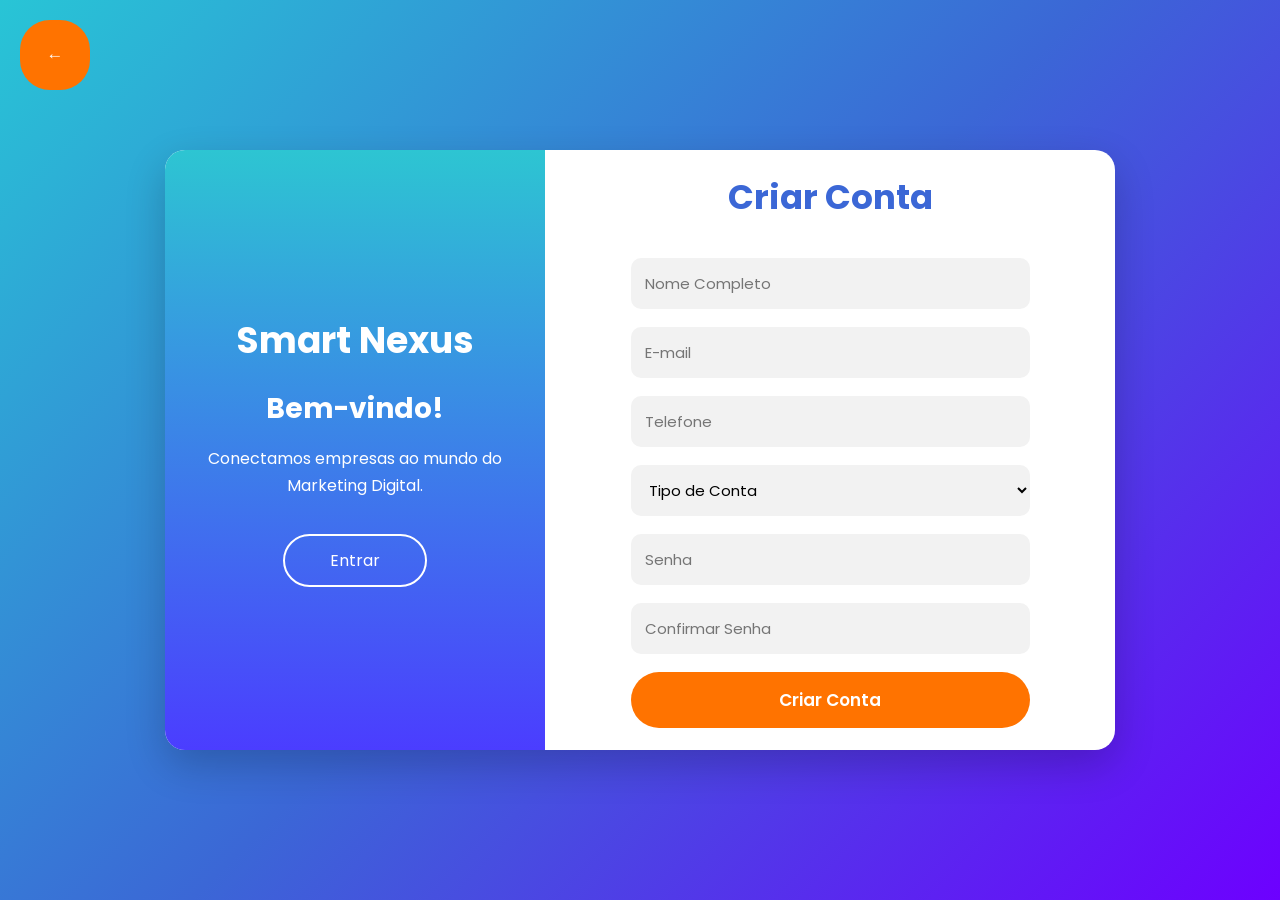
<file: SmartNexus-main/frontend/paginas/cadastro.html>
<!DOCTYPE html>
<html lang="pt-BR">
<head>
    <meta charset="UTF-8">
    <meta name="viewport" content="width=device-width, initial-scale=1.0">
    <title>Cadastro | Smart Nexus</title>

    <link rel="stylesheet" href="../css/cadastro.css">

    <link rel="preconnect" href="https://fonts.googleapis.com">
    <link href="https://fonts.googleapis.com/css2?family=Poppins:wght@300;400;500;600;700&display=swap" rel="stylesheet">
</head>

<body>

<div class="container">

    <div class="left">

        <h1>Smart Nexus</h1>

        <h2>Bem-vindo!</h2>

        <p>
            Conectamos empresas ao mundo do Marketing Digital.
        </p>

        <a href="usuario.html" class="btn-outline">
            Entrar
        </a>

    </div>


    <div class="right">

        <h2>Criar Conta</h2>

        <form>

            <input
            type="text"
            placeholder="Nome Completo">

            <input
            type="email"
            placeholder="E-mail">

            <input
            type="tel"
            placeholder="Telefone">

            <select>

                <option>Tipo de Conta</option>

                <option>Empresa</option>

                <option>Particular</option>

                <option>Free-lancer</option>

            </select>

            <input
            type="password"
            placeholder="Senha">

            <input
            type="password"
            placeholder="Confirmar Senha">

            <button>

                Criar Conta

            </button>

        </form>

    </div>

</div>
<button class="btn-voltar" onclick="history.back()">
    ← 
    
</button>
</body>
</html>
</file>
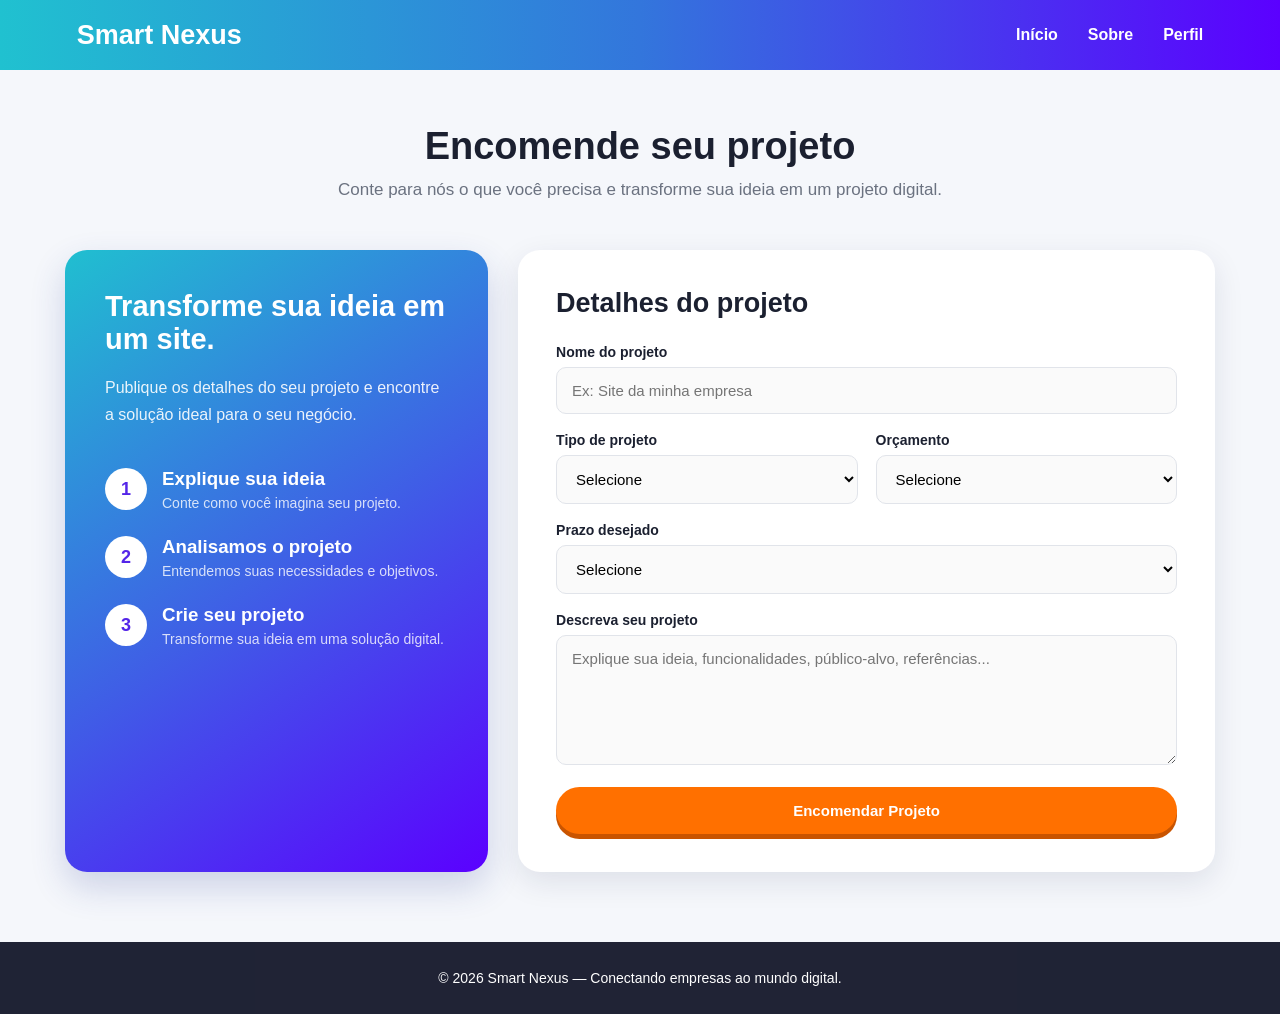
<file: SmartNexus-main/frontend/paginas/demandas.html>
<!DOCTYPE html>
<html lang="pt-BR">

<head>
    <meta charset="UTF-8">
    <meta name="viewport" content="width=device-width, initial-scale=1.0">

    <title>Encomendar Projeto | Smart Nexus</title>

    <link rel="stylesheet" href="../css/demandas.css">
</head>

<body>

    <header class="navbar">

        <a href="index.html" class="logo">
            Smart Nexus
        </a>

        <nav class="menu">
            <a href="index.html">Início</a>
            <a href="sobre.html">Sobre</a>
            <a href="usuario.html">Perfil</a>
        </nav>

    </header>


    <main>

        <section class="titulo">

            <h1>Encomende seu projeto</h1>

            <p>
                Conte para nós o que você precisa e transforme
                sua ideia em um projeto digital.
            </p>

        </section>


        <section class="projeto">

            <div class="container">


                <!-- INFORMAÇÕES -->

                <div class="info">

                    <h2>
                        Transforme sua ideia em um site.
                    </h2>

                    <p>
                        Publique os detalhes do seu projeto
                        e encontre a solução ideal para o
                        seu negócio.
                    </p>


                    <div class="etapas">

                        <div class="etapa">

                            <span>1</span>

                            <div>
                                <h3>Explique sua ideia</h3>
                                <p>
                                    Conte como você imagina
                                    seu projeto.
                                </p>
                            </div>

                        </div>


                        <div class="etapa">

                            <span>2</span>

                            <div>
                                <h3>Analisamos o projeto</h3>
                                <p>
                                    Entendemos suas necessidades
                                    e objetivos.
                                </p>
                            </div>

                        </div>


                        <div class="etapa">

                            <span>3</span>

                            <div>
                                <h3>Crie seu projeto</h3>
                                <p>
                                    Transforme sua ideia em
                                    uma solução digital.
                                </p>
                            </div>

                        </div>

                    </div>

                </div>


                <!-- FORMULÁRIO -->

                <div class="formulario">

                    <h2>Detalhes do projeto</h2>

                    <form>

                        <label for="nome">
                            Nome do projeto
                        </label>

                        <input
                            type="text"
                            id="nome"
                            placeholder="Ex: Site da minha empresa"
                        >


                        <div class="linha">

                            <div>

                                <label for="categoria">
                                    Tipo de projeto
                                </label>

                                <select id="categoria">

                                    <option value="">
                                        Selecione
                                    </option>

                                    <option>
                                        Site institucional
                                    </option>

                                    <option>
                                        Loja virtual
                                    </option>

                                    <option>
                                        Landing Page
                                    </option>

                                    <option>
                                        Blog
                                    </option>

                                    <option>
                                        Sistema Web
                                    </option>

                                </select>

                            </div>


                            <div>

                                <label for="orcamento">
                                    Orçamento
                                </label>

                                <select id="orcamento">

                                    <option value="">
                                        Selecione
                                    </option>

                                    <option>
                                        Até R$ 1.000
                                    </option>

                                    <option>
                                        R$ 1.000 - R$ 3.000
                                    </option>

                                    <option>
                                        R$ 3.000 - R$ 5.000
                                    </option>

                                    <option>
                                        Acima de R$ 5.000
                                    </option>

                                </select>

                            </div>

                        </div>


                        <label for="prazo">
                            Prazo desejado
                        </label>

                        <select id="prazo">

                            <option value="">
                                Selecione
                            </option>

                            <option>
                                Urgente
                            </option>

                            <option>
                                Até 15 dias
                            </option>

                            <option>
                                Até 30 dias
                            </option>

                            <option>
                                Mais de 30 dias
                            </option>

                        </select>


                        <label for="descricao">
                            Descreva seu projeto
                        </label>

                        <textarea
                            id="descricao"
                            placeholder="Explique sua ideia, funcionalidades, público-alvo, referências..."
                        ></textarea>


                        <button type="submit">
                            Encomendar Projeto
                        </button>

                    </form>

                </div>

            </div>

        </section>

    </main>


    <footer>
        © 2026 Smart Nexus — Conectando empresas ao mundo digital.
    </footer>

</body>

</html>
</file>
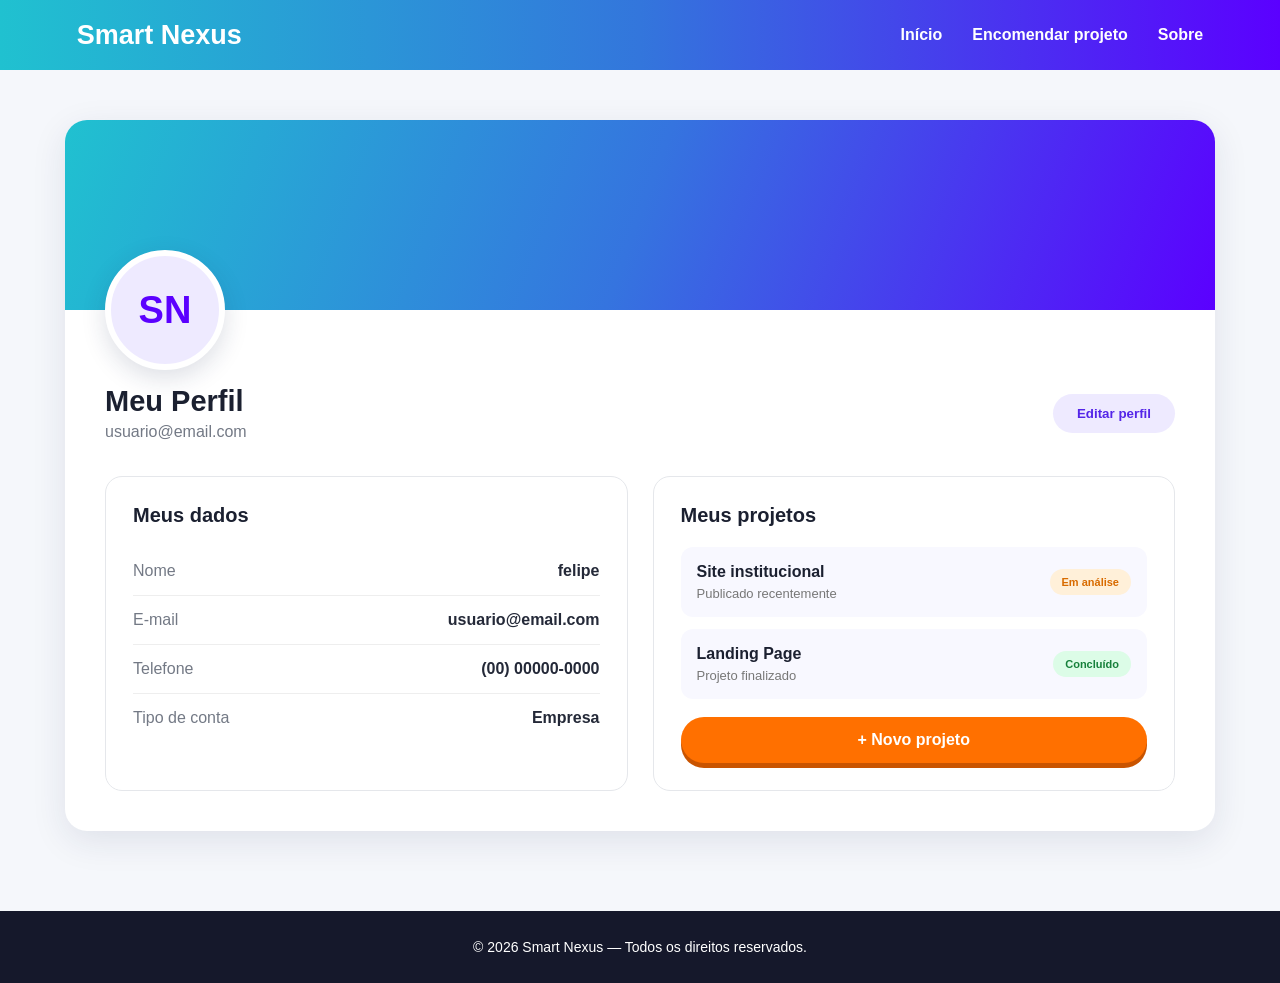
<file: SmartNexus-main/frontend/paginas/usuario.html>
<!DOCTYPE html>
<html lang="pt-BR">

<head>

    <meta charset="UTF-8">

    <meta
        name="viewport"
        content="width=device-width, initial-scale=1.0"
    >

    <title>Perfil | Smart Nexus</title>

    <link rel="stylesheet" href="usuario.html">
    <link rel="stylesheet" href="../css/usuario.css">
</head>

<body>


    <header class="navbar">

        <a href="index.html" class="logo">
            Smart Nexus
        </a>

        <nav class="menu">

            <a href="index.html">
                Início
            </a>

            <a href="demandas.html">
                Encomendar projeto
            </a>

            <a href="sobre.html">
                Sobre
            </a>

        </nav>

    </header>


    <main class="perfil">

        <div class="perfil-card">

            <div class="capa"></div>


            <div class="perfil-conteudo">

                <div class="avatar">
                    SN
                </div>


                <div class="perfil-topo">

                    <div>

                        <h1>
                            Meu Perfil
                        </h1>

                        <p>
                            usuario@email.com
                        </p>

                    </div>


                    <button class="editar">
                        Editar perfil
                    </button>

                </div>


                <div class="grid">


                    <!-- DADOS -->

                    <section class="box">

                        <h2>
                            Meus dados
                        </h2>


                        <div class="item">

                            <span>
                                Nome
                            </span>

                            <strong>
                                felipe
                            </strong>

                        </div>


                        <div class="item">

                            <span>
                                E-mail
                            </span>

                            <strong>
                                usuario@email.com
                            </strong>

                        </div>


                        <div class="item">

                            <span>
                                Telefone
                            </span>

                            <strong>
                                (00) 00000-0000
                            </strong>

                        </div>


                        <div class="item">

                            <span>
                                Tipo de conta
                            </span>

                            <strong>
                                Empresa
                            </strong>

                        </div>

                    </section>


                    <!-- PROJETOS -->

                    <section class="box">

                        <h2>
                            Meus projetos
                        </h2>


                        <div class="projeto-card">

                            <div>

                                <strong>
                                    Site institucional
                                </strong>

                                <p>
                                    Publicado recentemente
                                </p>

                            </div>

                            <span class="status analise">
                                Em análise
                            </span>

                        </div>


                        <div class="projeto-card">

                            <div>

                                <strong>
                                    Landing Page
                                </strong>

                                <p>
                                    Projeto finalizado
                                </p>

                            </div>

                            <span class="status concluido">
                                Concluído
                            </span>

                        </div>


                        <a
                            href="demandas.html"
                            class="novo-projeto"
                        >
                            + Novo projeto
                        </a>

                    </section>


                </div>

            </div>

        </div>

    </main>


    <footer>
        © 2026 Smart Nexus — Todos os direitos reservados.
    </footer>


</body>

</html>
</file>
<file: SmartNexus-main/frontend/css/cadastro.css>
*{
    margin:0;
    padding:0;
    box-sizing:border-box;
    font-family:'Poppins',sans-serif;
}

body{

    height:100vh;

    display:flex;
    justify-content:center;
    align-items:center;

    background:linear-gradient(135deg,#28c5d6,#3b67d6,#6d00ff);

}

.container{

    width:950px;
    height: 600px;

    background:#fff;

    border-radius:20px;

    overflow:hidden;

    display:flex;

    box-shadow:0 15px 40px rgba(0,0,0,.2);

}

.left{

    width:40%;

    background:linear-gradient(180deg,#2dc5d2,#4b3dff);

    color:#fff;

    display:flex;

    flex-direction:column;

    justify-content:center;

    align-items:center;

    padding:40px;

    text-align:center;

}

.left h1{

    font-size:36px;

    margin-bottom:20px;

}

.left h2{

    font-size:28px;

    margin-bottom:15px;

}

.left p{

    line-height:1.7;

    margin-bottom:35px;

}

.btn-outline{

    text-decoration:none;

    color:#fff;

    border:2px solid #fff;

    padding:12px 45px;

    border-radius:30px;

    transition:.3s;

}

.btn-outline:hover{

    background:#fff;

    color:#3b67d6;

}

.right{

    width:60%;

    display:flex;

    flex-direction:column;

    justify-content:center;

    align-items:center;

}

.right h2{

    font-size:34px;

    color:#3b67d6;

    margin-bottom:35px;

}

form{

    width:70%;

}

input,select{

    width:100%;

    padding:14px;

    margin-bottom:18px;

    border:none;

    background:#f2f2f2;

    border-radius:10px;

    outline:none;

    font-size:15px;

}

button{

    width:100%;

    padding:15px;

    border:none;

    border-radius:30px;

    background:#ff7300;

    color:#fff;

    font-size:17px;

    font-weight:600;

    cursor:pointer;

    transition:.3s;

}

button:hover{

    background:#ff5600;

    transform:translateY(-2px);

}

.btn-voltar{
    width: 70px;
    height: 70px;
    position: absolute;
  top: 20px;
  left: 20px;
}
</file>
<file: SmartNexus-main/frontend/css/demandas.css>
* {
    margin: 0;
    padding: 0;
    box-sizing: border-box;
}

body {
    font-family: Arial, Helvetica, sans-serif;
    background: #f5f7fb;
    color: #1b2030;
}


/* =========================
   NAVBAR
========================= */

.navbar {
    height: 70px;

    display: flex;
    align-items: center;
    justify-content: space-between;

    padding: 0 6%;

    background: linear-gradient(
        90deg,
        #20c1d0,
        #3376dc,
        #5b00ff
    );

    color: white;
}

.logo {
    color: white;
    text-decoration: none;

    font-size: 27px;
    font-weight: 800;
}

.menu {
    display: flex;
    gap: 30px;
}

.menu a {
    color: white;
    text-decoration: none;

    font-weight: 600;

    transition: 0.2s;
}

.menu a:hover {
    opacity: 0.7;
}


/* =========================
   TÍTULO
========================= */

.titulo {
    text-align: center;

    padding: 55px 20px 35px;
}

.titulo h1 {
    font-size: 38px;
    margin-bottom: 12px;
}

.titulo p {
    color: #6b7280;
    font-size: 17px;
}


/* =========================
   PROJETO
========================= */

.projeto {
    padding: 15px 0 70px;
}

.container {
    width: 90%;
    max-width: 1150px;

    margin: auto;

    display: grid;
    grid-template-columns: 0.85fr 1.4fr;

    gap: 30px;
}


/* =========================
   INFORMAÇÕES
========================= */

.info {
    padding: 40px;

    min-height: 500px;

    border-radius: 22px;

    color: white;

    background: linear-gradient(
        145deg,
        #20bfd0,
        #3e62e5,
        #5b00ff
    );

    box-shadow:
        0 15px 35px rgba(40, 60, 150, 0.20);
}

.info h2 {
    font-size: 29px;
    margin-bottom: 18px;
}

.info > p {
    line-height: 1.7;
    opacity: 0.9;
}


/* =========================
   ETAPAS
========================= */

.etapas {
    margin-top: 40px;
}

.etapa {
    display: flex;

    gap: 15px;

    margin-bottom: 25px;
}

.etapa > span {
    min-width: 42px;
    height: 42px;

    display: flex;
    align-items: center;
    justify-content: center;

    border-radius: 50%;

    background: white;
    color: #5425e8;

    font-size: 18px;
    font-weight: bold;
}

.etapa h3 {
    margin-bottom: 5px;
}

.etapa p {
    font-size: 14px;
    opacity: 0.8;
}


/* =========================
   FORMULÁRIO
========================= */

.formulario {
    background: white;

    padding: 38px;

    border-radius: 22px;

    box-shadow:
        0 10px 30px rgba(20, 30, 70, 0.10);
}

.formulario h2 {
    font-size: 27px;
    margin-bottom: 25px;
}

form label {
    display: block;

    margin-bottom: 7px;

    font-size: 14px;
    font-weight: bold;
}

form input,
form select,
form textarea {

    width: 100%;

    padding: 14px 15px;

    margin-bottom: 18px;

    border: 1px solid #e1e4ea;

    border-radius: 10px;

    background: #fafafa;

    outline: none;

    font-size: 15px;

    font-family: inherit;

    transition: 0.2s;
}

form input:focus,
form select:focus,
form textarea:focus {

    border-color: #5b00ff;

    background: white;

    box-shadow:
        0 0 0 3px rgba(91, 0, 255, 0.08);
}

.linha {
    display: grid;

    grid-template-columns: 1fr 1fr;

    gap: 18px;
}

textarea {
    min-height: 130px;

    resize: vertical;
}


/* =========================
   BOTÃO
========================= */

button {
    width: 100%;

    border: none;

    padding: 15px;

    border-radius: 30px;

    background: #ff7000;

    color: white;

    font-size: 15px;

    font-weight: bold;

    cursor: pointer;

    box-shadow: 0 5px 0 #c95400;

    transition: 0.2s;
}

button:hover {
    background: #ff8500;

    transform: translateY(-2px);
}


/* =========================
   FOOTER
========================= */

footer {
    background: #15182b;

    color: white;

    text-align: center;

    padding: 28px;

    font-size: 14px;

    opacity: 0.95;
}


/* =========================
   RESPONSIVO
========================= */

@media (max-width: 850px) {

    .navbar {
        height: auto;

        padding: 20px;

        flex-direction: column;

        gap: 20px;
    }

    .menu {
        gap: 15px;
        flex-wrap: wrap;
        justify-content: center;
    }

    .container {
        grid-template-columns: 1fr;
    }

    .linha {
        grid-template-columns: 1fr;
        gap: 0;
    }

    .info {
        min-height: auto;
    }
}
</file>
<file: SmartNexus-main/frontend/css/usuario.css>
* {
    margin: 0;
    padding: 0;
    box-sizing: border-box;
}

body {
    font-family: Arial, Helvetica, sans-serif;

    background: #f5f7fb;

    color: #1b2030;
}


/* =========================
   NAVBAR
========================= */

.navbar {
    height: 70px;

    padding: 0 6%;* {
        margin: 0;
        padding: 0;
        box-sizing: border-box;
    }
    
    body {
        font-family: Arial, Helvetica, sans-serif;
    
        background: #f5f7fb;
    
        color: #1b2030;
    }
    
    
    /* =========================
       NAVBAR
    ========================= */
    
    .navbar {
        height: 70px;
    
        padding: 0 6%;
    
        display: flex;
    
        align-items: center;
    
        justify-content: space-between;
    
        background: linear-gradient(
            90deg,
            #20c1d0,
            #3376dc,
            #5b00ff
        );
    }
    
    .logo {
        color: white;
    
        text-decoration: none;
    
        font-size: 27px;
    
        font-weight: 800;
    }
    
    .menu {
        display: flex;
    
        gap: 30px;
    }
    
    .menu a {
        color: white;
    
        text-decoration: none;
    
        font-weight: 600;
    }
    
    .menu a:hover {
        opacity: 0.7;
    }
    
    
    /* =========================
       PERFIL
    ========================= */
    
    .perfil {
        width: 90%;
    
        max-width: 1150px;
    
        margin: 50px auto 80px;
    }
    
    .perfil-card {
        background: white;
    
        border-radius: 22px;
    
        overflow: hidden;
    
        box-shadow:
            0 10px 35px rgba(30, 40, 80, 0.10);
    }
    
    
    /* =========================
       CAPA
    ========================= */
    
    .capa {
        height: 190px;
    
        background: linear-gradient(
            110deg,
            #20c1d0,
            #3574df,
            #5b00ff
        );
    }
    
    
    /* =========================
       CONTEÚDO
    ========================= */
    
    .perfil-conteudo {
        padding: 0 40px 40px;
    }
    
    .avatar {
        width: 120px;
        height: 120px;
    
        margin-top: -60px;
    
        display: flex;
    
        align-items: center;
        justify-content: center;
    
        border-radius: 50%;
    
        border: 6px solid white;
    
        background: #eeeaff;
    
        color: #5b00ff;
    
        font-size: 38px;
    
        font-weight: bold;
    
        box-shadow:
            0 8px 25px rgba(30, 40, 80, 0.15);
    }
    
    
    /* =========================
       TOPO DO PERFIL
    ========================= */
    
    .perfil-topo {
        display: flex;
    
        align-items: center;
    
        justify-content: space-between;
    
        margin-top: 15px;
    }
    
    .perfil-topo h1 {
        font-size: 29px;
    
        margin-bottom: 5px;
    }
    
    .perfil-topo p {
        color: #737985;
    }
    
    
    /* =========================
       BOTÃO EDITAR
    ========================= */
    
    .editar {
        border: none;
    
        padding: 12px 24px;
    
        border-radius: 25px;
    
        background: #eeeaff;
    
        color: #5425e8;
    
        font-weight: bold;
    
        cursor: pointer;
    
        transition: 0.2s;
    }
    
    .editar:hover {
        background: #ddd5ff;
    }
    
    
    /* =========================
       GRID
    ========================= */
    
    .grid {
        display: grid;
    
        grid-template-columns: 1fr 1fr;
    
        gap: 25px;
    
        margin-top: 35px;
    }
    
    
    /* =========================
       BOX
    ========================= */
    
    .box {
        border: 1px solid #e5e7eb;
    
        border-radius: 17px;
    
        padding: 27px;
    }
    
    .box h2 {
        font-size: 20px;
    
        margin-bottom: 20px;
    }
    
    
    /* =========================
       INFORMAÇÕES
    ========================= */
    
    .item {
        display: flex;
    
        justify-content: space-between;
    
        padding: 15px 0;
    
        border-bottom: 1px solid #eeeeee;
    }
    
    .item:last-child {
        border-bottom: none;
    }
    
    .item span {
        color: #737985;
    }
    
    .item strong {
        color: #242938;
    }
    
    
    /* =========================
       PROJETOS
    ========================= */
    
    .projeto-card {
        display: flex;
    
        align-items: center;
    
        justify-content: space-between;
    
        padding: 16px;
    
        margin-bottom: 12px;
    
        border-radius: 12px;
    
        background: #f8f8ff;
    }
    
    .projeto-card p {
        margin-top: 5px;
    
        font-size: 13px;
    
        color: #777;
    }
    
    
    /* =========================
       STATUS
    ========================= */
    
    .status {
        padding: 7px 12px;
    
        border-radius: 20px;
    
        font-size: 11px;
    
        font-weight: bold;
    }
    
    .analise {
        background: #fff0d9;
    
        color: #d86b00;
    }
    
    .concluido {
        background: #dcfce7;
    
        color: #16803b;
    }
    
    
    /* =========================
       NOVO PROJETO
    ========================= */
    
    .novo-projeto {
        display: flex;
    
        align-items: center;
        justify-content: center;
    
        width: 100%;
    
        padding: 14px;
    
        margin-top: 18px;
    
        border-radius: 30px;
    
        background: #ff7000;
    
        color: white;
    
        text-decoration: none;
    
        font-weight: bold;
    
        box-shadow: 0 5px 0 #c95400;
    
        transition: 0.2s;
    }
    
    .novo-projeto:hover {
        background: #ff8500;
    
        transform: translateY(-2px);
    }
    
    
    /* =========================
       FOOTER
    ========================= */
    
    footer {
        background: #15182b;
    
        color: white;
    
        text-align: center;
    
        padding: 28px;
    
        font-size: 14px;
    }
    
    
    /* =========================
       RESPONSIVO
    ========================= */
    
    @media (max-width: 850px) {
    
        .navbar {
            height: auto;
    
            padding: 20px;
    
            flex-direction: column;
    
            gap: 20px;
        }
    
        .menu {
            gap: 15px;
    
            flex-wrap: wrap;
    
            justify-content: center;
        }
    
        .grid {
            grid-template-columns: 1fr;
        }* {
            margin: 0;
            padding: 0;
            box-sizing: border-box;
        }
        
        body {
            font-family: Arial, Helvetica, sans-serif;
        
            background: #f5f7fb;
        
            color: #1b2030;
        }
        
        
        /* =========================
           NAVBAR
        ========================= */
        
        .navbar {
            height: 70px;
        
            padding: 0 6%;
        
            display: flex;
        
            align-items: center;
        
            justify-content: space-between;
        
            background: linear-gradient(
                90deg,
                #20c1d0,
                #3376dc,
                #5b00ff
            );
        }
        
        .logo {
            color: white;
        
            text-decoration: none;
        
            font-size: 27px;
        
            font-weight: 800;
        }
        
        .menu {
            display: flex;
        
            gap: 30px;
        }
        
        .menu a {
            color: white;
        
            text-decoration: none;
        
            font-weight: 600;
        }
        
        .menu a:hover {
            opacity: 0.7;
        }
        
        
        /* =========================
           PERFIL
        ========================= */
        
        .perfil {
            width: 90%;
        
            max-width: 1150px;
        
            margin: 50px auto 80px;
        }
        
        .perfil-card {
            background: white;
        
            border-radius: 22px;
        
            overflow: hidden;
        
            box-shadow:
                0 10px 35px rgba(30, 40, 80, 0.10);
        }
        
        
        /* =========================
           CAPA
        ========================= */
        
        .capa {
            height: 190px;
        
            background: linear-gradient(
                110deg,
                #20c1d0,
                #3574df,
                #5b00ff
            );
        }
        
        
        /* =========================
           CONTEÚDO
        ========================= */
        
        .perfil-conteudo {
            padding: 0 40px 40px;
        }
        
        .avatar {
            width: 120px;
            height: 120px;
        
            margin-top: -60px;
        
            display: flex;
        
            align-items: center;
            justify-content: center;
        
            border-radius: 50%;
        
            border: 6px solid white;
        
            background: #eeeaff;
        
            color: #5b00ff;
        
            font-size: 38px;
        
            font-weight: bold;
        
            box-shadow:
                0 8px 25px rgba(30, 40, 80, 0.15);
        }
        
        
        /* =========================
           TOPO DO PERFIL
        ========================= */
        
        .perfil-topo {
            display: flex;
        
            align-items: center;
        
            justify-content: space-between;
        
            margin-top: 15px;
        }
        
        .perfil-topo h1 {
            font-size: 29px;
        
            margin-bottom: 5px;
        }
        
        .perfil-topo p {
            color: #737985;
        }
        
        
        /* =========================
           BOTÃO EDITAR
        ========================= */
        
        .editar {
            border: none;
        
            padding: 12px 24px;
        
            border-radius: 25px;
        
            background: #eeeaff;
        
            color: #5425e8;
        
            font-weight: bold;
        
            cursor: pointer;
        
            transition: 0.2s;
        }
        
        .editar:hover {
            background: #ddd5ff;
        }
        
        
        /* =========================
           GRID
        ========================= */
        
        .grid {
            display: grid;
        
            grid-template-columns: 1fr 1fr;
        
            gap: 25px;
        
            margin-top: 35px;
        }
        
        
        /* =========================
           BOX
        ========================= */
        
        .box {
            border: 1px solid #e5e7eb;
        
            border-radius: 17px;
        
            padding: 27px;
        }
        
        .box h2 {
            font-size: 20px;
        
            margin-bottom: 20px;
        }
        
        
        /* =========================
           INFORMAÇÕES
        ========================= */
        
        .item {
            display: flex;
        
            justify-content: space-between;
        
            padding: 15px 0;
        
            border-bottom: 1px solid #eeeeee;
        }
        
        .item:last-child {
            border-bottom: none;
        }
        
        .item span {
            color: #737985;
        }
        
        .item strong {
            color: #242938;
        }
        
        
        /* =========================
           PROJETOS
        ========================= */
        
        .projeto-card {
            display: flex;
        
            align-items: center;
        
            justify-content: space-between;
        
            padding: 16px;
        
            margin-bottom: 12px;
        
            border-radius: 12px;
        
            background: #f8f8ff;
        }
        
        .projeto-card p {
            margin-top: 5px;
        
            font-size: 13px;
        
            color: #777;
        }
        
        
        /* =========================
           STATUS
        ========================= */
        
        .status {
            padding: 7px 12px;
        
            border-radius: 20px;
        
            font-size: 11px;
        
            font-weight: bold;
        }
        
        .analise {
            background: #fff0d9;
        
            color: #d86b00;
        }
        
        .concluido {
            background: #dcfce7;
        
            color: #16803b;
        }
        
        
        /* =========================
           NOVO PROJETO
        ========================= */
        
        .novo-projeto {
            display: flex;
        
            align-items: center;
            justify-content: center;
        
            width: 100%;
        
            padding: 14px;
        
            margin-top: 18px;
        
            border-radius: 30px;
        
            background: #ff7000;
        
            color: white;
        
            text-decoration: none;
        
            font-weight: bold;
        
            box-shadow: 0 5px 0 #c95400;
        
            transition: 0.2s;
        }
        
        .novo-projeto:hover {
            background: #ff8500;
        
            transform: translateY(-2px);
        }
        
        
        /* =========================
           FOOTER
        ========================= */
        
        footer {
            background: #15182b;
        
            color: white;
        
            text-align: center;
        
            padding: 28px;
        
            font-size: 14px;
        }
        
        
        /* =========================
           RESPONSIVO
        ========================= */
        
        @media (max-width: 850px) {
        
            .navbar {
                height: auto;
        
                padding: 20px;
        
                flex-direction: column;
        
                gap: 20px;
            }
        
            .menu {
                gap: 15px;
        
                flex-wrap: wrap;
        
                justify-content: center;
            }
        
            .grid {
                grid-template-columns: 1fr;
            }
        
            .perfil-conteudo {
                padding: 0 20px 30px;
            }
        
            .perfil-topo {
                align-items: flex-start;
        
                flex-direction: column;
        
                gap: 15px;
            }* {
                margin: 0;
                padding: 0;
                box-sizing: border-box;
            }
            
            body {
                font-family: Arial, Helvetica, sans-serif;
            
                background: #f5f7fb;
            
                color: #1b2030;
            }
            
            
            /* =========================
               NAVBAR
            ========================= */
            
            .navbar {
                height: 70px;
            
                padding: 0 6%;
            
                display: flex;
            
                align-items: center;
            
                justify-content: space-between;
            
                background: linear-gradient(
                    90deg,
                    #20c1d0,
                    #3376dc,
                    #5b00ff
                );
            }
            
            .logo {
                color: white;
            
                text-decoration: none;
            
                font-size: 27px;
            
                font-weight: 800;
            }
            
            .menu {
                display: flex;
            
                gap: 30px;
            }
            
            .menu a {
                color: white;
            
                text-decoration: none;
            
                font-weight: 600;
            }
            
            .menu a:hover {
                opacity: 0.7;
            }
            
            
            /* =========================
               PERFIL
            ========================= */
            
            .perfil {
                width: 90%;
            
                max-width: 1150px;
            
                margin: 50px auto 80px;
            }
            
            .perfil-card {
                background: white;
            
                border-radius: 22px;
            
                overflow: hidden;
            
                box-shadow:
                    0 10px 35px rgba(30, 40, 80, 0.10);
            }
            
            
            /* =========================
               CAPA
            ========================= */
            
            .capa {
                height: 190px;
            
                background: linear-gradient(
                    110deg,
                    #20c1d0,
                    #3574df,
                    #5b00ff
                );
            }
            
            
            /* =========================
               CONTEÚDO
            ========================= */
            
            .perfil-conteudo {
                padding: 0 40px 40px;
            }
            
            .avatar {
                width: 120px;
                height: 120px;
            
                margin-top: -60px;
            
                display: flex;
            
                align-items: center;
                justify-content: center;
            
                border-radius: 50%;
            
                border: 6px solid white;
            
                background: #eeeaff;
            
                color: #5b00ff;
            
                font-size: 38px;
            
                font-weight: bold;
            
                box-shadow:
                    0 8px 25px rgba(30, 40, 80, 0.15);
            }
            
            
            /* =========================
               TOPO DO PERFIL
            ========================= */
            
            .perfil-topo {
                display: flex;
            
                align-items: center;
            
                justify-content: space-between;
            
                margin-top: 15px;
            }
            
            .perfil-topo h1 {
                font-size: 29px;
            
                margin-bottom: 5px;
            }
            
            .perfil-topo p {
                color: #737985;
            }
            
            
            /* =========================
               BOTÃO EDITAR
            ========================= */
            
            .editar {
                border: none;
            
                padding: 12px 24px;
            
                border-radius: 25px;
            
                background: #eeeaff;
            
                color: #5425e8;
            
                font-weight: bold;
            
                cursor: pointer;
            
                transition: 0.2s;
            }
            
            .editar:hover {
                background: #ddd5ff;
            }
            
            
            /* =========================
               GRID
            ========================= */
            
            .grid {
                display: grid;
            
                grid-template-columns: 1fr 1fr;
            
                gap: 25px;
            
                margin-top: 35px;
            }
            
            
            /* =========================
               BOX
            ========================= */
            
            .box {
                border: 1px solid #e5e7eb;
            
                border-radius: 17px;
            
                padding: 27px;
            }
            
            .box h2 {
                font-size: 20px;
            
                margin-bottom: 20px;
            }
            
            
            /* =========================
               INFORMAÇÕES
            ========================= */
            
            .item {
                display: flex;
            
                justify-content: space-between;
            
                padding: 15px 0;
            
                border-bottom: 1px solid #eeeeee;
            }
            
            .item:last-child {
                border-bottom: none;
            }
            
            .item span {
                color: #737985;
            }
            
            .item strong {
                color: #242938;
            }
            
            
            /* =========================
               PROJETOS
            ========================= */
            
            .projeto-card {
                display: flex;
            
                align-items: center;
            
                justify-content: space-between;
            
                padding: 16px;
            
                margin-bottom: 12px;
            
                border-radius: 12px;
            
                background: #f8f8ff;
            }
            
            .projeto-card p {
                margin-top: 5px;
            
                font-size: 13px;
            
                color: #777;
            }
            
            
            /* =========================
               STATUS
            ========================= */
            
            .status {
                padding: 7px 12px;
            
                border-radius: 20px;
            
                font-size: 11px;
            
                font-weight: bold;
            }
            
            .analise {
                background: #fff0d9;
            
                color: #d86b00;
            }
            
            .concluido {
                background: #dcfce7;
            
                color: #16803b;
            }
            
            
            /* =========================
               NOVO PROJETO
            ========================= */
            
            .novo-projeto {
                display: flex;
            
                align-items: center;
                justify-content: center;
            
                width: 100%;
            
                padding: 14px;
            
                margin-top: 18px;
            
                border-radius: 30px;
            
                background: #ff7000;
            
                color: white;
            
                text-decoration: none;
            
                font-weight: bold;
            
                box-shadow: 0 5px 0 #c95400;
            
                transition: 0.2s;
            }
            
            .novo-projeto:hover {
                background: #ff8500;
            
                transform: translateY(-2px);
            }
            
            
            /* =========================
               FOOTER
            ========================= */
            
            footer {
                background: #15182b;
            
                color: white;
            
                text-align: center;
            
                padding: 28px;
            
                font-size: 14px;
            }
            
            
            /* =========================
               RESPONSIVO
            ========================= */
            
            @media (max-width: 850px) {
            
                .navbar {
                    height: auto;
            
                    padding: 20px;
            
                    flex-direction: column;
            
                    gap: 20px;
                }
            
                .menu {
                    gap: 15px;
            
                    flex-wrap: wrap;
            
                    justify-content: center;
                }
            
                .grid {
                    grid-template-columns: 1fr;
                }
            
                .perfil-conteudo {
                    padding: 0 20px 30px;
                }
            
                .perfil-topo {
                    align-items: flex-start;
            
                    flex-direction: column;
            
                    gap: 15px;
                }
            
                .projeto-card {
                    gap: 10px;
            
                    align-items: flex-start;
            
                    flex-direction: column;
                }
            }
        
            .projeto-card {
                gap: 10px;
        
                align-items: flex-start;
        
                flex-direction: column;
            }
        }
    
        .perfil-conteudo {
            padding: 0 20px 30px;
        }
    
        .perfil-topo {
            align-items: flex-start;
    
            flex-direction: column;
    
            gap: 15px;
        }
    
        .projeto-card {
            gap: 10px;
    
            align-items: flex-start;
    
            flex-direction: column;
        }
    }

    display: flex;

    align-items: center;

    justify-content: space-between;

    background: linear-gradient(
        90deg,
        #20c1d0,
        #3376dc,
        #5b00ff
    );
}

.logo {
    color: white;

    text-decoration: none;

    font-size: 27px;

    font-weight: 800;
}

.menu {
    display: flex;

    gap: 30px;
}

.menu a {
    color: white;

    text-decoration: none;

    font-weight: 600;
}

.menu a:hover {
    opacity: 0.7;
}


/* =========================
   PERFIL
========================= */

.perfil {
    width: 90%;

    max-width: 1150px;

    margin: 50px auto 80px;
}

.perfil-card {
    background: white;

    border-radius: 22px;

    overflow: hidden;

    box-shadow:
        0 10px 35px rgba(30, 40, 80, 0.10);
}


/* =========================
   CAPA
========================= */

.capa {
    height: 190px;

    background: linear-gradient(
        110deg,
        #20c1d0,
        #3574df,
        #5b00ff
    );
}


/* =========================
   CONTEÚDO
========================= */

.perfil-conteudo {
    padding: 0 40px 40px;
}

.avatar {
    width: 120px;
    height: 120px;

    margin-top: -60px;

    display: flex;

    align-items: center;
    justify-content: center;

    border-radius: 50%;

    border: 6px solid white;

    background: #eeeaff;

    color: #5b00ff;

    font-size: 38px;

    font-weight: bold;

    box-shadow:
        0 8px 25px rgba(30, 40, 80, 0.15);
}


/* =========================
   TOPO DO PERFIL
========================= */

.perfil-topo {
    display: flex;

    align-items: center;

    justify-content: space-between;

    margin-top: 15px;
}

.perfil-topo h1 {
    font-size: 29px;

    margin-bottom: 5px;
}

.perfil-topo p {
    color: #737985;
}


/* =========================
   BOTÃO EDITAR
========================= */

.editar {
    border: none;

    padding: 12px 24px;

    border-radius: 25px;

    background: #eeeaff;

    color: #5425e8;

    font-weight: bold;

    cursor: pointer;

    transition: 0.2s;
}

.editar:hover {
    background: #ddd5ff;
}


/* =========================
   GRID
========================= */

.grid {
    display: grid;

    grid-template-columns: 1fr 1fr;

    gap: 25px;

    margin-top: 35px;
}


/* =========================
   BOX
========================= */

.box {
    border: 1px solid #e5e7eb;

    border-radius: 17px;

    padding: 27px;
}

.box h2 {
    font-size: 20px;

    margin-bottom: 20px;
}


/* =========================
   INFORMAÇÕES
========================= */

.item {
    display: flex;

    justify-content: space-between;

    padding: 15px 0;

    border-bottom: 1px solid #eeeeee;
}

.item:last-child {
    border-bottom: none;
}

.item span {
    color: #737985;
}

.item strong {
    color: #242938;
}


/* =========================
   PROJETOS
========================= */

.projeto-card {
    display: flex;

    align-items: center;

    justify-content: space-between;

    padding: 16px;

    margin-bottom: 12px;

    border-radius: 12px;

    background: #f8f8ff;
}

.projeto-card p {
    margin-top: 5px;

    font-size: 13px;

    color: #777;
}


/* =========================
   STATUS
========================= */

.status {
    padding: 7px 12px;

    border-radius: 20px;

    font-size: 11px;

    font-weight: bold;
}

.analise {
    background: #fff0d9;

    color: #d86b00;
}

.concluido {
    background: #dcfce7;

    color: #16803b;
}


/* =========================
   NOVO PROJETO
========================= */

.novo-projeto {
    display: flex;

    align-items: center;
    justify-content: center;

    width: 100%;

    padding: 14px;

    margin-top: 18px;

    border-radius: 30px;

    background: #ff7000;

    color: white;

    text-decoration: none;

    font-weight: bold;

    box-shadow: 0 5px 0 #c95400;

    transition: 0.2s;
}

.novo-projeto:hover {
    background: #ff8500;

    transform: translateY(-2px);
}


/* =========================
   FOOTER
========================= */

footer {
    background: #15182b;

    color: white;

    text-align: center;

    padding: 28px;

    font-size: 14px;
}


/* =========================
   RESPONSIVO
========================= */

@media (max-width: 850px) {

    .navbar {
        height: auto;

        padding: 20px;

        flex-direction: column;

        gap: 20px;
    }

    .menu {
        gap: 15px;

        flex-wrap: wrap;

        justify-content: center;
    }

    .grid {
        grid-template-columns: 1fr;
    }

    .perfil-conteudo {
        padding: 0 20px 30px;
    }

    .perfil-topo {
        align-items: flex-start;

        flex-direction: column;

        gap: 15px;
    }

    .projeto-card {
        gap: 10px;

        align-items: flex-start;

        flex-direction: column;
    }
}
</file>
